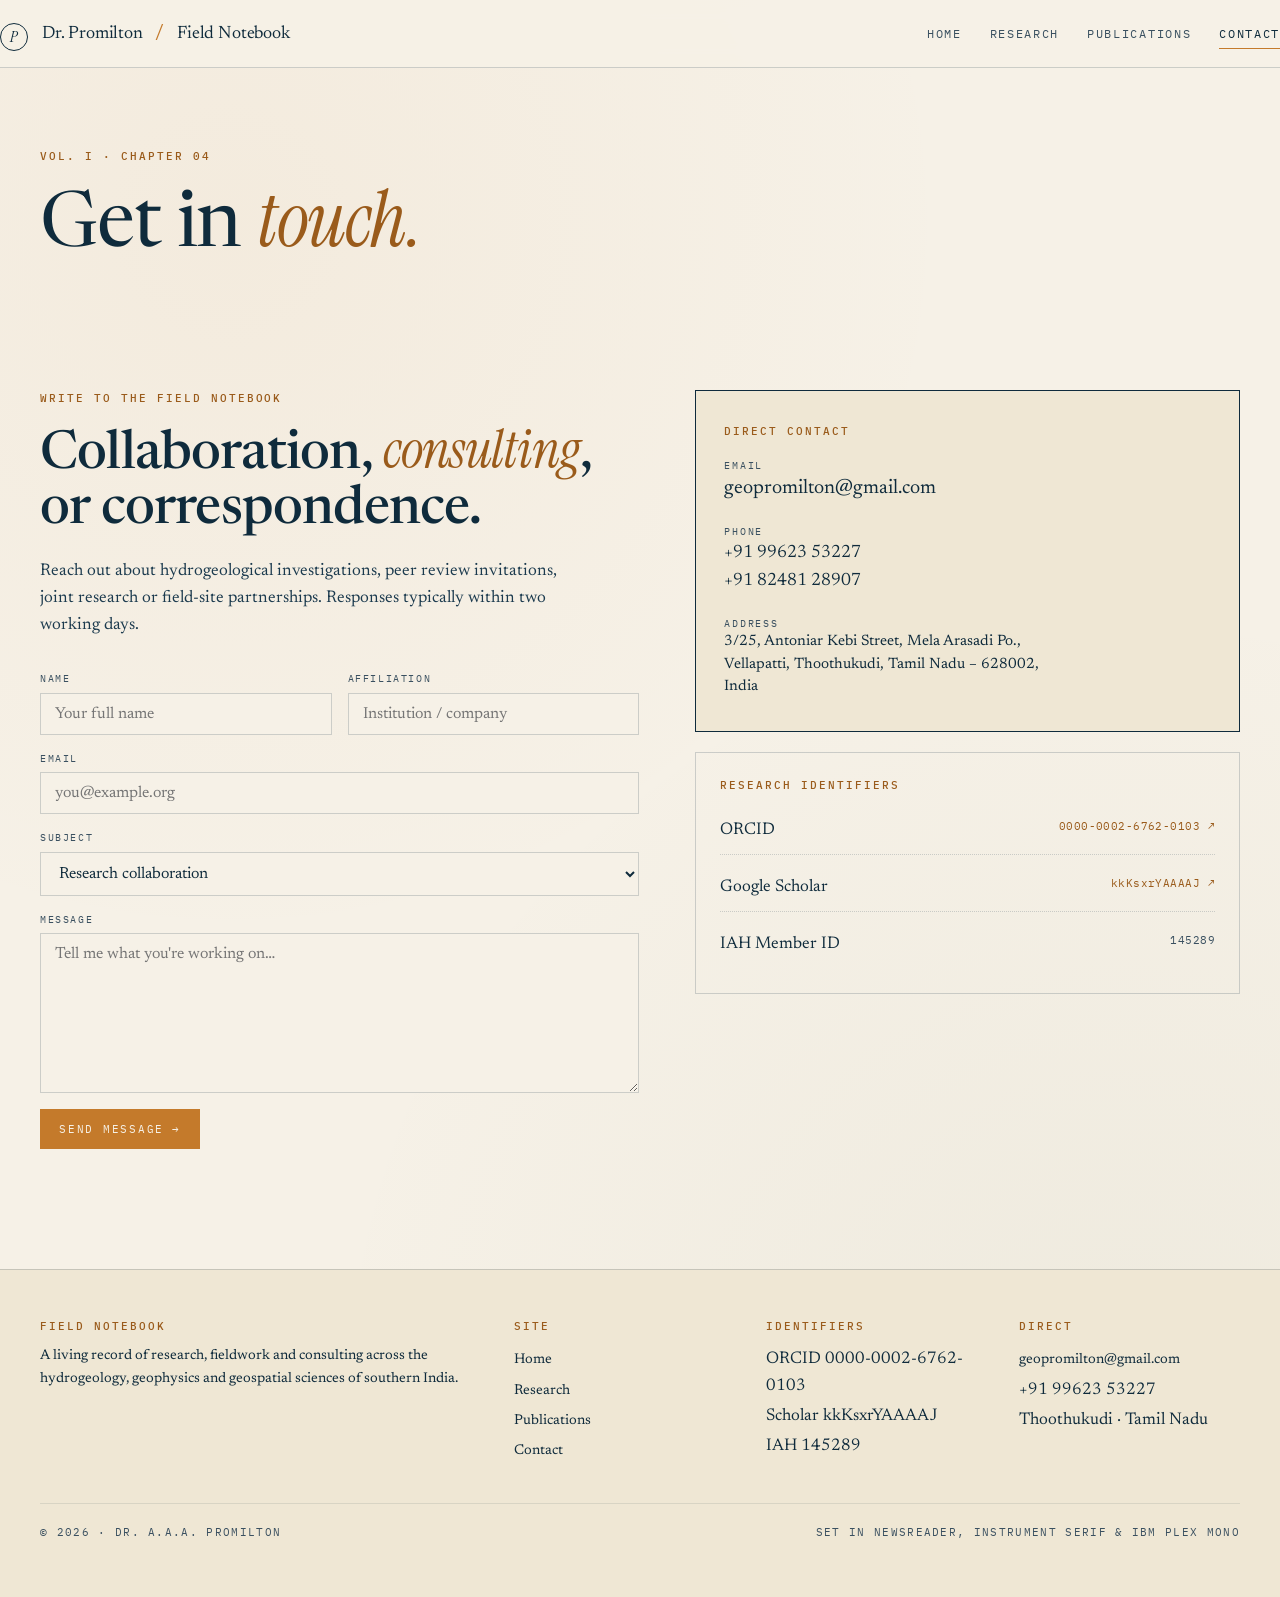
<file: contact.html>
<!doctype html>
<html lang="en">
<head>
<meta charset="utf-8"/>
<meta name="viewport" content="width=device-width, initial-scale=1"/>
<title>Contact — Dr. A. Antony Alosanai Promilton</title>
<link rel="preconnect" href="https://fonts.googleapis.com">
<link rel="preconnect" href="https://fonts.gstatic.com" crossorigin>
<link href="https://fonts.googleapis.com/css2?family=Newsreader:ital,opsz,wght@0,6..72,300;0,6..72,400;0,6..72,500;0,6..72,600;1,6..72,400&family=Instrument+Serif:ital@0;1&family=IBM+Plex+Mono:wght@400;500&family=Inter+Tight:wght@400;500&display=swap" rel="stylesheet">
<link rel="stylesheet" href="styles.css"/>
</head>
<body>
<header class="topbar no-print">
  <div class="shell topbar-inner">
    <a href="index.html" class="brand"><span class="brand-mark">P</span><span class="brand-name">Dr. Promilton <span class="sep">/</span> Field Notebook</span></a>
    <nav class="nav">
      <a href="index.html">Home</a>
      <a href="research.html">Research</a>
      <a href="publications.html">Publications</a>
      <a href="contact.html" class="active">Contact</a>
    </nav>
  </div>
</header>

<main class="shell fade-in">
  <section style="padding:80px 0 20px;">
    <div class="eyebrow">Vol. I · Chapter 04</div>
    <h1 class="display" style="margin-top:18px; font-size:clamp(44px,6vw,88px);">Get in <span class="accent" style="color:var(--ochre-deep)">touch.</span></h1>
  </section>
  <div id="contact-root"></div>
</main>

<footer class="footer no-print">
  <div class="shell"><div class="footer-grid" id="footer-grid"></div>
    <div class="footer-bottom"><span>© 2026 · Dr. A.A.A. Promilton</span><span>Set in Newsreader, Instrument Serif &amp; IBM Plex Mono</span></div>
  </div>
</footer>

<script src="shared.js"></script>
<script src="components.js"></script>
<script>Site.renderFooter(); Site.renderContact();</script>
</body>
</html>
</file>
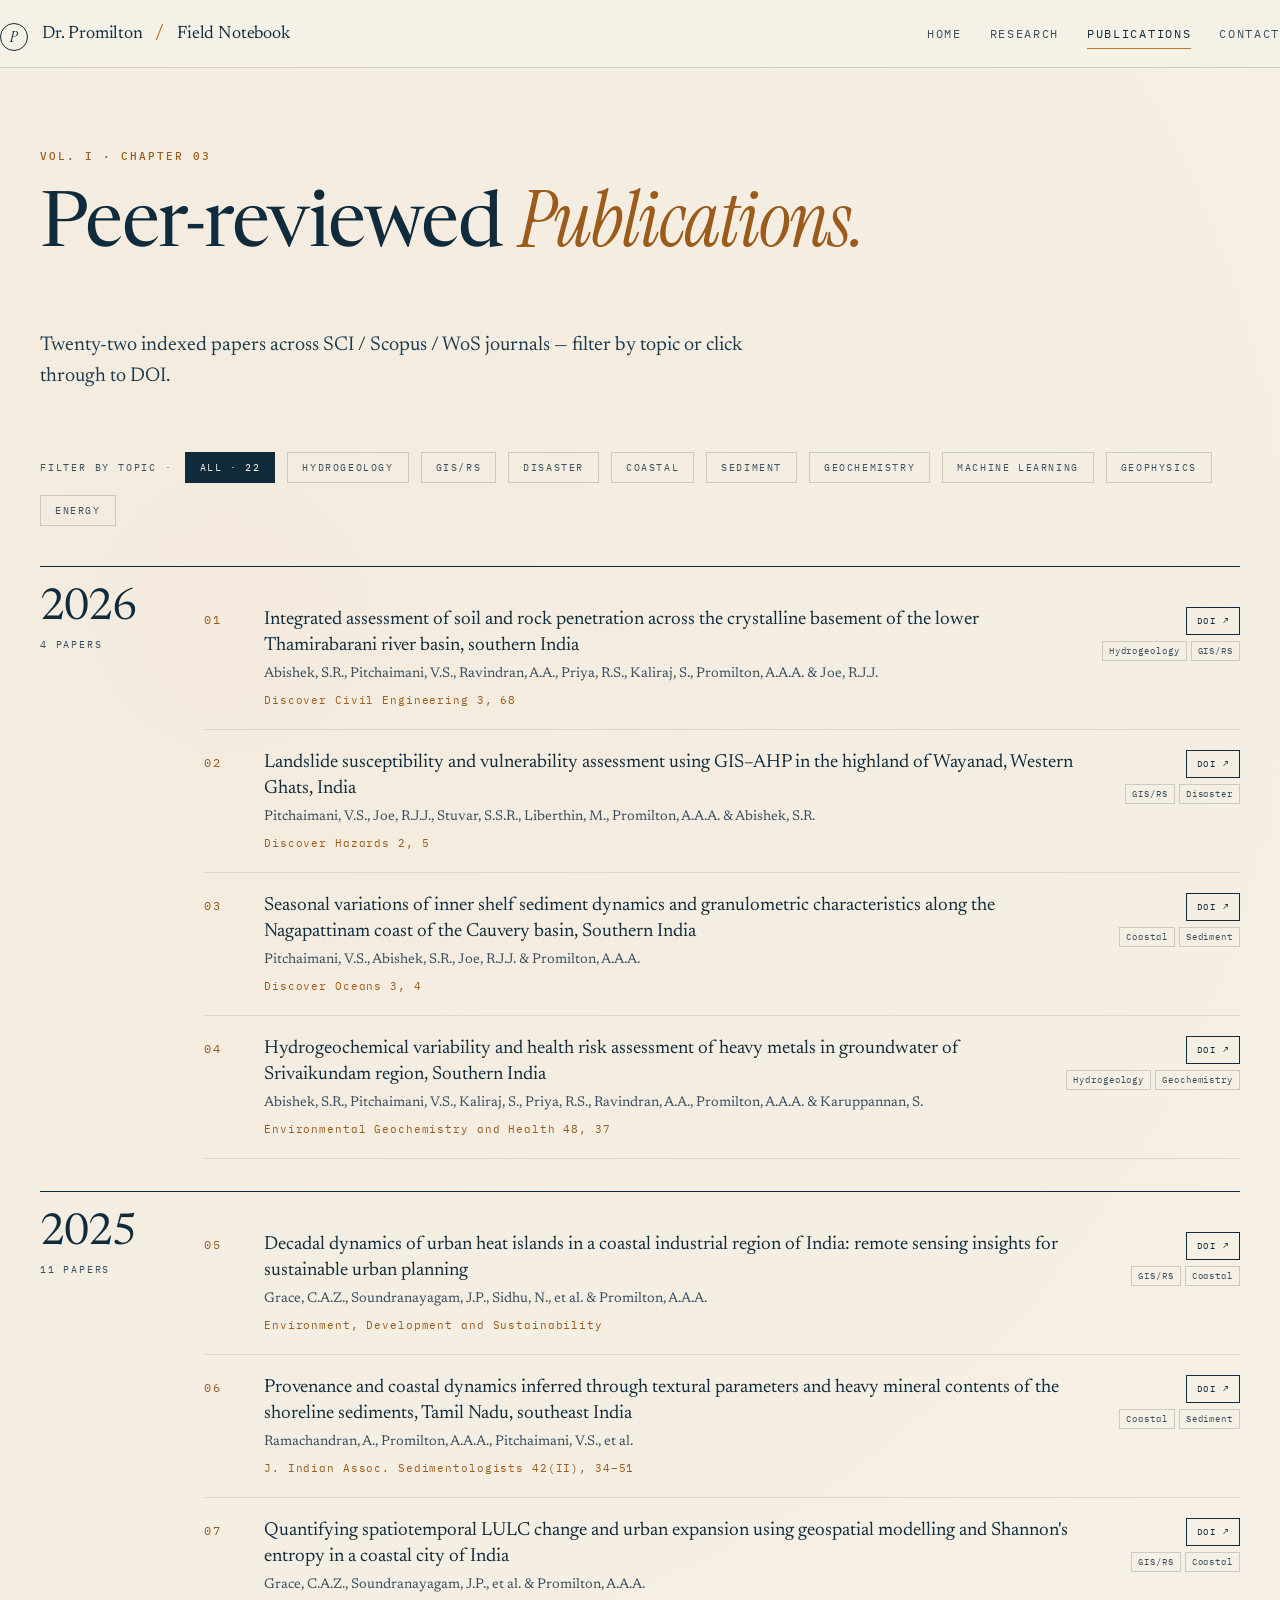
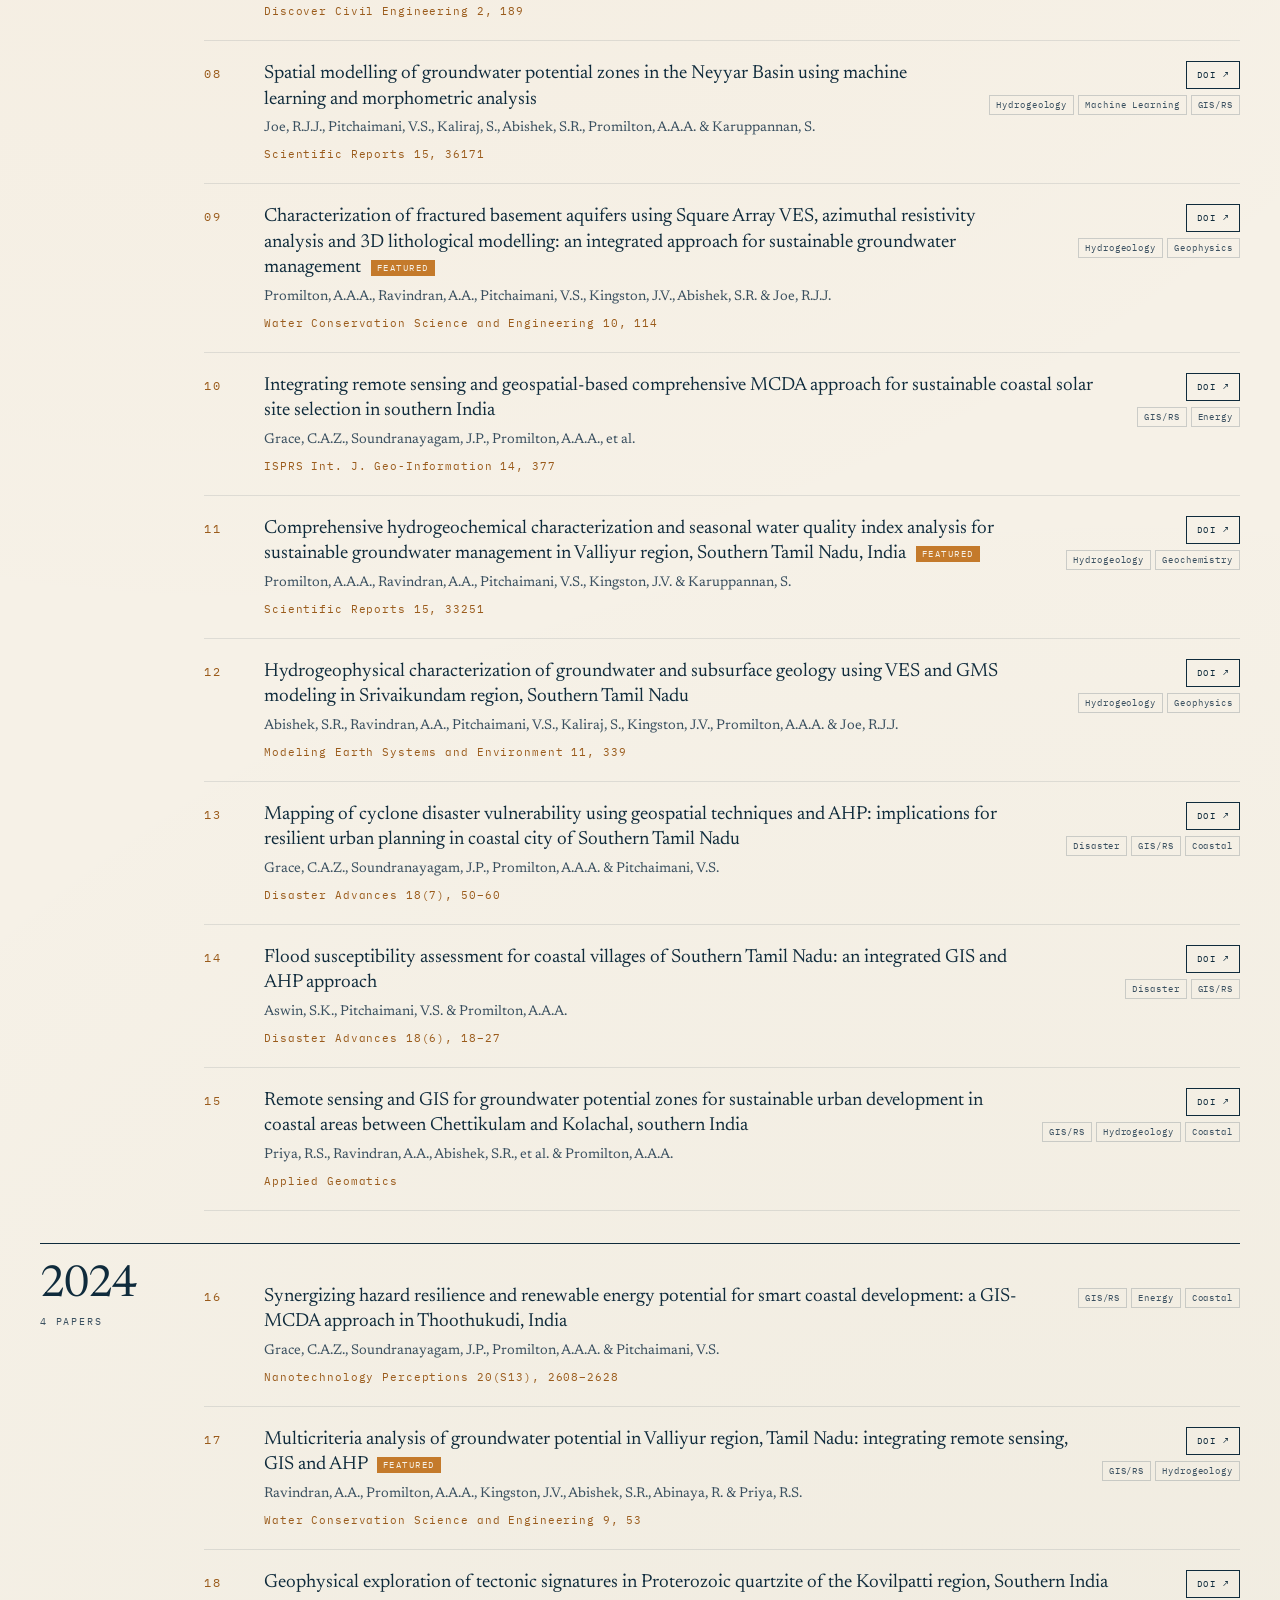
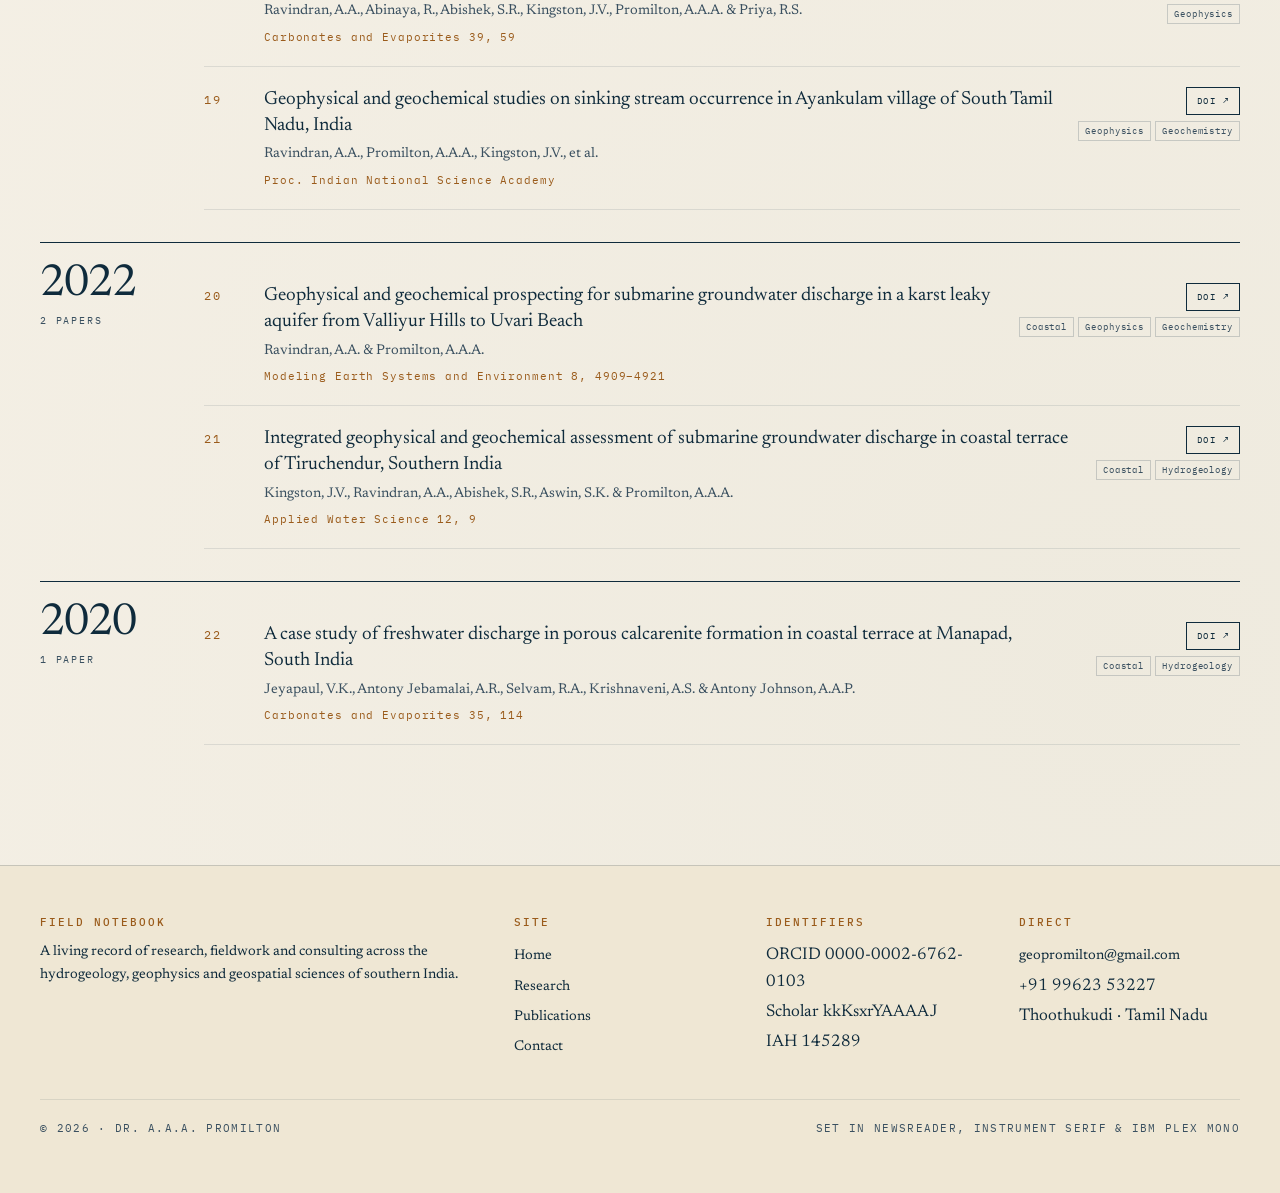
<file: publications.html>
<!doctype html>
<html lang="en">
<head>
<meta charset="utf-8"/>
<meta name="viewport" content="width=device-width, initial-scale=1"/>
<title>Publications — Dr. A. Antony Alosanai Promilton</title>
<link rel="preconnect" href="https://fonts.googleapis.com">
<link rel="preconnect" href="https://fonts.gstatic.com" crossorigin>
<link href="https://fonts.googleapis.com/css2?family=Newsreader:ital,opsz,wght@0,6..72,300;0,6..72,400;0,6..72,500;0,6..72,600;1,6..72,400&family=Instrument+Serif:ital@0;1&family=IBM+Plex+Mono:wght@400;500&family=Inter+Tight:wght@400;500&display=swap" rel="stylesheet">
<link rel="stylesheet" href="styles.css"/>
</head>
<body>
<header class="topbar no-print">
  <div class="shell topbar-inner">
    <a href="index.html" class="brand"><span class="brand-mark">P</span><span class="brand-name">Dr. Promilton <span class="sep">/</span> Field Notebook</span></a>
    <nav class="nav">
      <a href="index.html">Home</a>
      <a href="research.html">Research</a>
      <a href="publications.html" class="active">Publications</a>
      <a href="contact.html">Contact</a>
    </nav>
  </div>
</header>

<main class="shell fade-in">
  <section style="padding:80px 0 20px;">
    <div class="eyebrow">Vol. I · Chapter 03</div>
    <h1 class="display" style="margin-top:18px; font-size:clamp(44px,6vw,88px);">Peer-reviewed <span class="accent" style="color:var(--ochre-deep)">Publications.</span></h1>
    <p style="max-width:720px; font-size:20px; color:var(--ink-2); margin-top:20px;">Twenty-two indexed papers across SCI / Scopus / WoS journals — filter by topic or click through to DOI.</p>
  </section>
  <div id="pubs-root"></div>
</main>

<footer class="footer no-print">
  <div class="shell"><div class="footer-grid" id="footer-grid"></div>
    <div class="footer-bottom"><span>© 2026 · Dr. A.A.A. Promilton</span><span>Set in Newsreader, Instrument Serif &amp; IBM Plex Mono</span></div>
  </div>
</footer>

<script src="shared.js"></script>
<script src="components.js"></script>
<script>Site.renderFooter(); Site.renderPublications();</script>
</body>
</html>
</file>
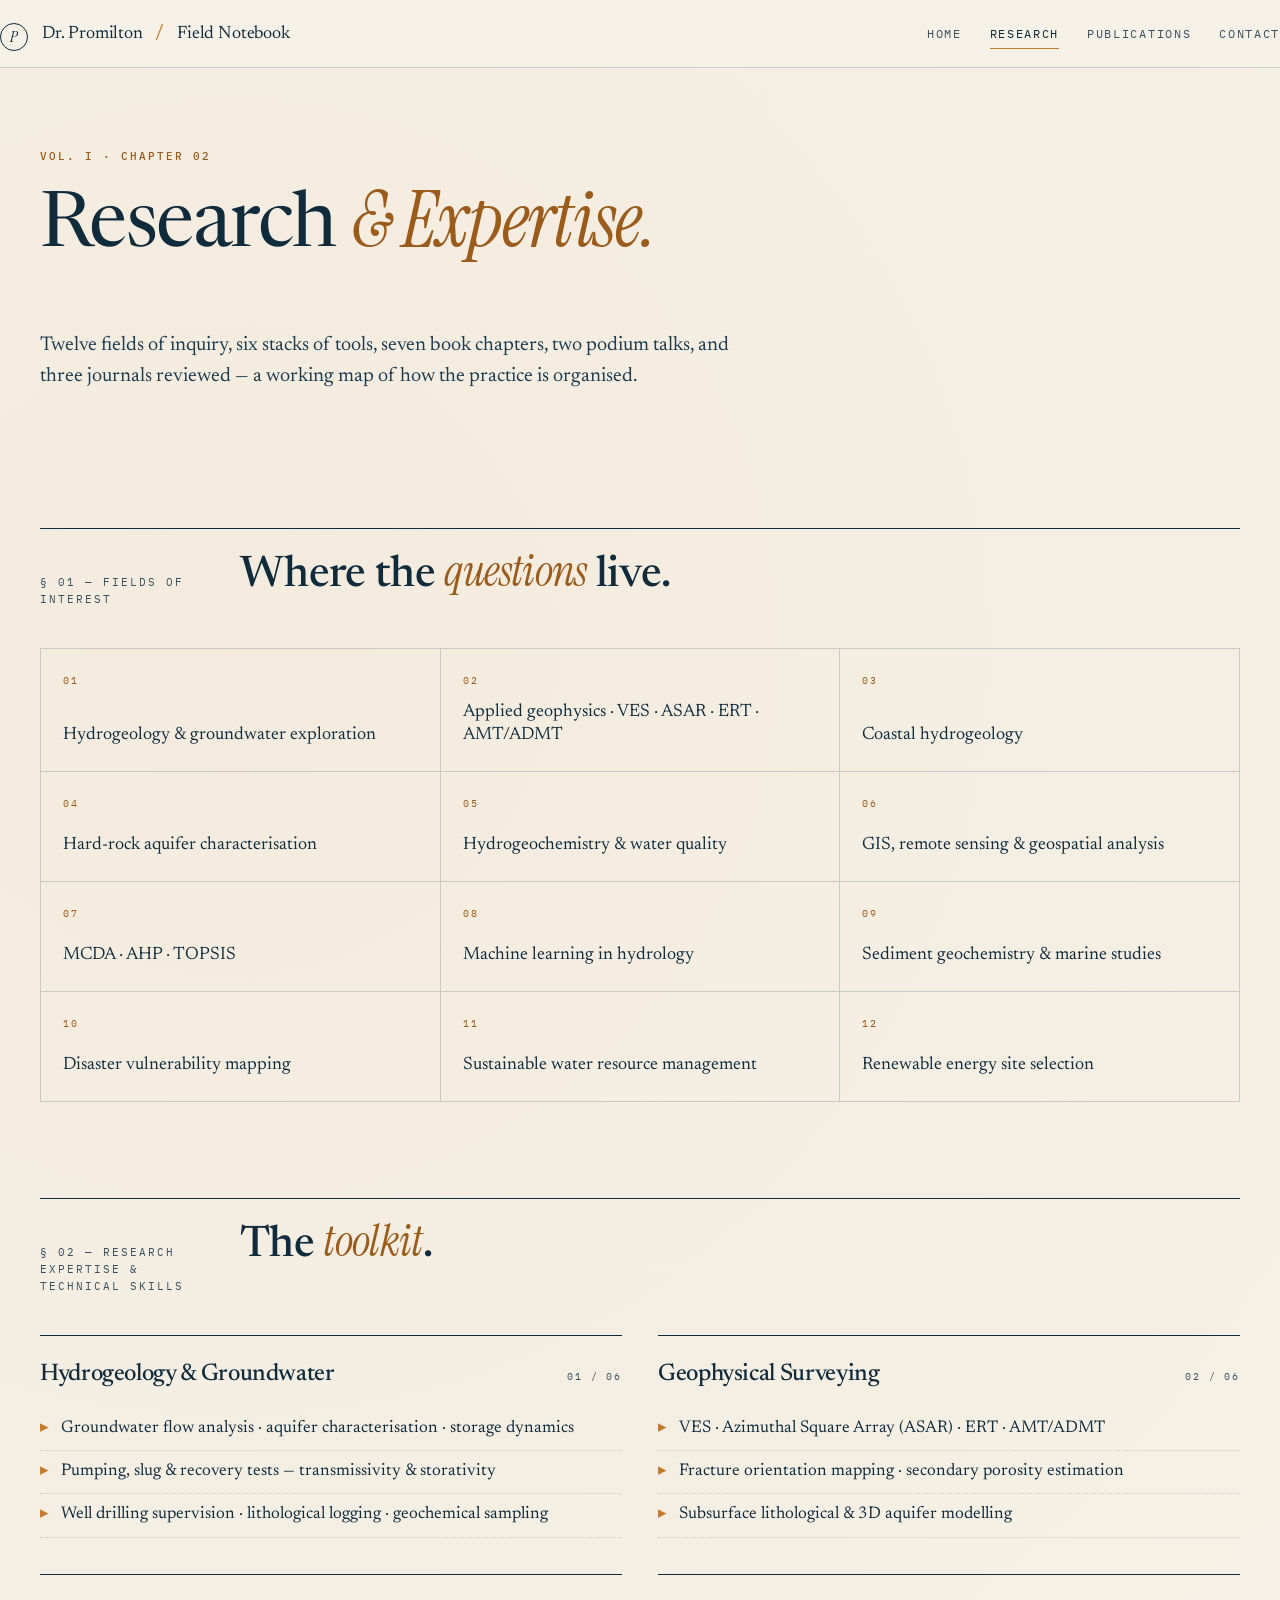
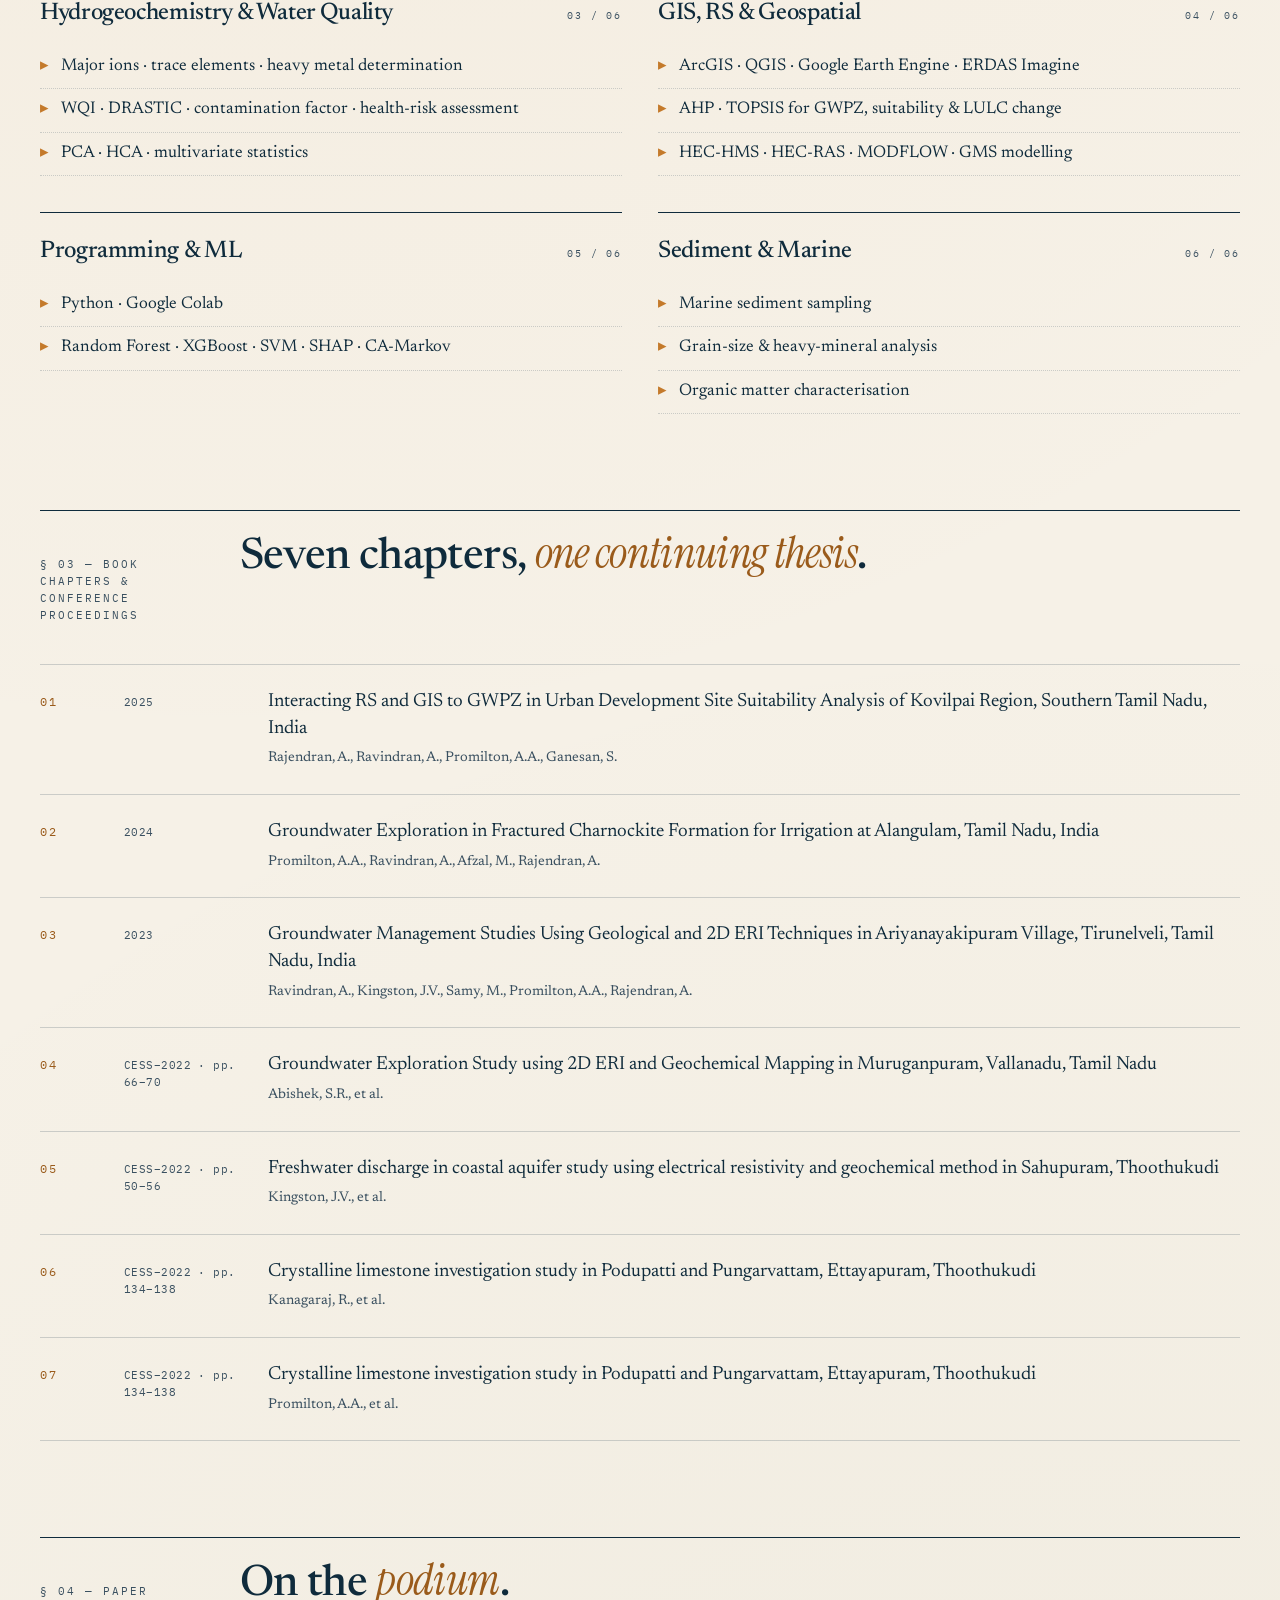
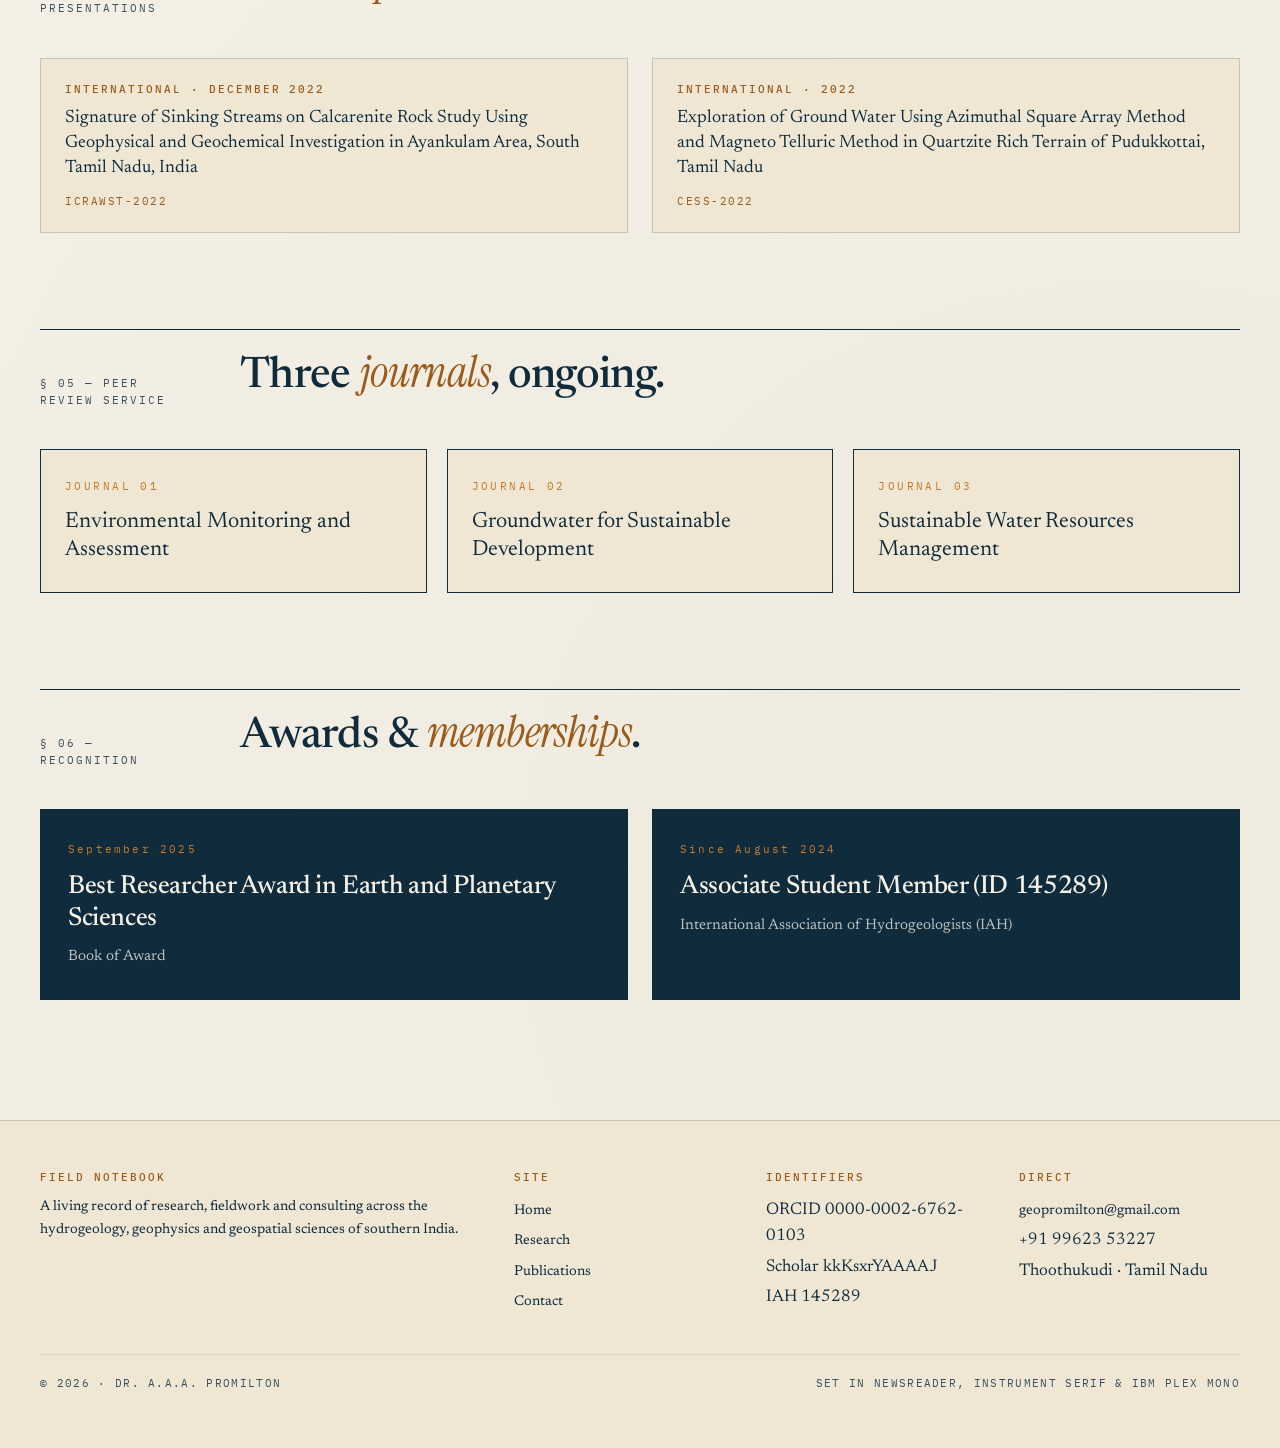
<file: research.html>
<!doctype html>
<html lang="en">
<head>
<meta charset="utf-8"/>
<meta name="viewport" content="width=device-width, initial-scale=1"/>
<title>Research — Dr. A. Antony Alosanai Promilton</title>
<link rel="preconnect" href="https://fonts.googleapis.com">
<link rel="preconnect" href="https://fonts.gstatic.com" crossorigin>
<link href="https://fonts.googleapis.com/css2?family=Newsreader:ital,opsz,wght@0,6..72,300;0,6..72,400;0,6..72,500;0,6..72,600;1,6..72,400&family=Instrument+Serif:ital@0;1&family=IBM+Plex+Mono:wght@400;500&family=Inter+Tight:wght@400;500&display=swap" rel="stylesheet">
<link rel="stylesheet" href="styles.css"/>
</head>
<body>
<header class="topbar no-print">
  <div class="shell topbar-inner">
    <a href="index.html" class="brand"><span class="brand-mark">P</span><span class="brand-name">Dr. Promilton <span class="sep">/</span> Field Notebook</span></a>
    <nav class="nav">
      <a href="index.html">Home</a>
      <a href="research.html" class="active">Research</a>
      <a href="publications.html">Publications</a>
      <a href="contact.html">Contact</a>
    </nav>
  </div>
</header>

<main class="shell fade-in">
  <section style="padding:80px 0 20px;">
    <div class="eyebrow">Vol. I · Chapter 02</div>
    <h1 class="display" style="margin-top:18px; font-size:clamp(44px,6vw,88px);">Research <span class="accent" style="color:var(--ochre-deep)">&amp; Expertise.</span></h1>
    <p style="max-width:720px; font-size:20px; color:var(--ink-2); margin-top:20px;">Twelve fields of inquiry, six stacks of tools, seven book chapters, two podium talks, and three journals reviewed — a working map of how the practice is organised.</p>
  </section>
  <div id="research-root"></div>
</main>

<footer class="footer no-print">
  <div class="shell"><div class="footer-grid" id="footer-grid"></div>
    <div class="footer-bottom"><span>© 2026 · Dr. A.A.A. Promilton</span><span>Set in Newsreader, Instrument Serif &amp; IBM Plex Mono</span></div>
  </div>
</footer>

<script src="shared.js"></script>
<script src="components.js"></script>
<script>Site.renderFooter(); Site.renderResearch();</script>
</body>
</html>
</file>
<file: styles.css>
/* ============================================================
   Field Journal — design system for Dr. Promilton's site
   Palette: ink navy, warm ochre, bone paper, moss accent
   Type:    Newsreader (display serif) · Instrument Serif (accent)
            · IBM Plex Mono (labels)
   ============================================================ */
:root {
  --ink:        #0f2b3c;  /* deep navy ink */
  --ink-2:      #1b3a4e;
  --ink-soft:   #3a5060;
  --paper:      #f6f1e7;  /* bone paper */
  --paper-2:    #efe7d4;
  --paper-3:    #e6dcc4;
  --ochre:      #c47a2b;  /* primary accent */
  --ochre-deep: #9a5b1b;
  --moss:       #5e6a3a;  /* secondary accent */
  --rust:       #a84a2a;
  --rule:       rgba(15,43,60,0.18);
  --rule-soft:  rgba(15,43,60,0.10);
  --shadow:     0 1px 2px rgba(15,43,60,0.06), 0 10px 30px -18px rgba(15,43,60,0.25);
  --serif:      "Newsreader", "Source Serif 4", Georgia, serif;
  --accent:     "Instrument Serif", "Newsreader", Georgia, serif;
  --mono:       "IBM Plex Mono", ui-monospace, Menlo, monospace;
  --sans:       "Inter Tight", -apple-system, system-ui, sans-serif;
}

* { box-sizing: border-box; }
html, body { margin: 0; padding: 0; }
body {
  background: var(--paper);
  color: var(--ink);
  font-family: var(--serif);
  font-size: 17px;
  line-height: 1.55;
  font-feature-settings: "ss01", "kern", "liga";
  -webkit-font-smoothing: antialiased;
  text-rendering: optimizeLegibility;
  background-image:
    radial-gradient(circle at 18% 14%, rgba(196,122,43,0.05), transparent 42%),
    radial-gradient(circle at 88% 88%, rgba(94,106,58,0.05), transparent 45%);
}

a { color: inherit; }
img { max-width: 100%; display: block; }

/* ---------- Type ---------- */
.eyebrow {
  font-family: var(--mono);
  font-size: 11px;
  letter-spacing: 0.18em;
  text-transform: uppercase;
  color: var(--ochre-deep);
  font-weight: 500;
}
.display {
  font-family: var(--serif);
  font-weight: 400;
  letter-spacing: -0.02em;
  line-height: 0.98;
}
.accent {
  font-family: var(--accent);
  font-style: italic;
  font-weight: 400;
}
h1, h2, h3, h4 { font-family: var(--serif); font-weight: 500; letter-spacing: -0.015em; }
h1 { font-size: clamp(48px, 7vw, 104px); line-height: 0.95; }
h2 { font-size: clamp(32px, 4.2vw, 56px); line-height: 1.02; margin: 0; }
h3 { font-size: 22px; margin: 0; }
small, .mono { font-family: var(--mono); font-size: 12px; letter-spacing: 0.04em; }

/* ---------- Shell ---------- */
.shell { max-width: 1280px; margin: 0 auto; padding: 0 40px; }
@media (max-width: 720px){ .shell { padding: 0 20px; } }

.topbar {
  position: sticky; top: 0; z-index: 40;
  background: rgba(246,241,231,0.86);
  backdrop-filter: blur(10px);
  border-bottom: 1px solid var(--rule);
}
.topbar-inner {
  display: flex; align-items: baseline; justify-content: space-between;
  padding: 18px 0;
}
.brand {
  display: flex; align-items: baseline; gap: 14px;
  text-decoration: none; color: var(--ink);
}
.brand-mark {
  width: 28px; height: 28px; display: inline-grid; place-items: center;
  border: 1px solid var(--ink); border-radius: 50%;
  font-family: var(--accent); font-style: italic; font-size: 16px;
  transform: translateY(4px);
}
.brand-name { font-family: var(--serif); font-size: 18px; letter-spacing: -0.01em; }
.brand-name .sep { color: var(--ochre); margin: 0 8px; font-family: var(--mono); font-style: normal; }

.nav { display: flex; gap: 28px; align-items: baseline; }
.nav a {
  text-decoration: none;
  font-family: var(--mono);
  font-size: 12px;
  letter-spacing: 0.14em;
  text-transform: uppercase;
  color: var(--ink-soft);
  padding-bottom: 4px;
  border-bottom: 1px solid transparent;
  transition: all .2s;
}
.nav a:hover { color: var(--ink); }
.nav a.active { color: var(--ink); border-bottom-color: var(--ochre); }

@media (max-width: 720px){
  .nav { gap: 16px; }
  .nav a { font-size: 10px; letter-spacing: 0.08em; }
}

/* ---------- Footer ---------- */
.footer {
  margin-top: 120px;
  padding: 48px 0 56px;
  border-top: 1px solid var(--rule);
  background: var(--paper-2);
}
.footer-grid {
  display: grid; grid-template-columns: 2fr 1fr 1fr 1fr; gap: 32px;
}
.footer-grid .eyebrow { display: block; margin-bottom: 10px; }
.footer-grid p, .footer-grid a { font-size: 14px; line-height: 1.6; text-decoration: none; }
.footer-grid ul { list-style: none; padding: 0; margin: 0; }
.footer-grid li { padding: 2px 0; }
.footer-bottom {
  margin-top: 36px; padding-top: 20px;
  border-top: 1px solid var(--rule-soft);
  display: flex; justify-content: space-between; align-items: center;
  font-family: var(--mono); font-size: 11px; letter-spacing: 0.12em;
  text-transform: uppercase; color: var(--ink-soft);
}
@media (max-width: 720px){
  .footer-grid { grid-template-columns: 1fr 1fr; }
}

/* ---------- Buttons ---------- */
.btn {
  display: inline-flex; align-items: center; gap: 8px;
  padding: 12px 18px;
  font-family: var(--mono); font-size: 11px;
  letter-spacing: 0.16em; text-transform: uppercase;
  text-decoration: none;
  border: 1px solid var(--ink);
  background: var(--ink); color: var(--paper);
  transition: transform .15s, box-shadow .2s, background .2s;
}
.btn:hover { transform: translateY(-1px); box-shadow: var(--shadow); }
.btn.ghost { background: transparent; color: var(--ink); }
.btn.ghost:hover { background: var(--ink); color: var(--paper); }
.btn.ochre { background: var(--ochre); border-color: var(--ochre); color: var(--paper); }
.btn.ochre:hover { background: var(--ochre-deep); border-color: var(--ochre-deep); }
.btn .arrow { transition: transform .2s; }
.btn:hover .arrow { transform: translateX(3px); }

/* ---------- Section heading ---------- */
.sec {
  padding: 96px 0 0;
}
.sec-head {
  display: grid; grid-template-columns: 160px 1fr; gap: 40px;
  align-items: baseline;
  border-top: 1px solid var(--ink);
  padding-top: 20px;
  margin-bottom: 40px;
}
.sec-num {
  font-family: var(--mono); font-size: 11px; letter-spacing: 0.18em;
  text-transform: uppercase; color: var(--ink-soft);
}
.sec-title { font-size: clamp(28px, 3.4vw, 44px); }
@media (max-width: 720px){
  .sec-head { grid-template-columns: 1fr; gap: 12px; padding-top: 14px; }
  .sec { padding-top: 72px; }
}

/* ---------- Topo pattern utility ---------- */
.topo {
  background-image:
    repeating-radial-gradient(circle at 30% 30%, transparent 0, transparent 14px, rgba(15,43,60,0.06) 14px, rgba(15,43,60,0.06) 15px),
    repeating-radial-gradient(circle at 72% 72%, transparent 0, transparent 18px, rgba(196,122,43,0.07) 18px, rgba(196,122,43,0.07) 19px);
}

/* ---------- Utility grid ---------- */
.grid-2 { display: grid; grid-template-columns: 1fr 1fr; gap: 40px; }
.grid-3 { display: grid; grid-template-columns: repeat(3, 1fr); gap: 24px; }
.grid-4 { display: grid; grid-template-columns: repeat(4, 1fr); gap: 24px; }
@media (max-width: 900px){
  .grid-2, .grid-3, .grid-4 { grid-template-columns: 1fr; }
}

/* ---------- Card ---------- */
.card {
  background: var(--paper-2);
  border: 1px solid var(--rule);
  padding: 22px 24px;
}
.card .eyebrow { display: block; margin-bottom: 8px; }

/* ---------- Print styles ---------- */
@media print {
  .topbar, .footer, .no-print { display: none !important; }
  body { background: white; color: black; font-size: 11pt; }
  .sec { padding-top: 24pt; page-break-inside: avoid; }
  h1 { font-size: 28pt; }
  h2 { font-size: 18pt; }
  .card { border-color: #ccc; background: white; }
  a { color: black; text-decoration: none; }
}

/* ---------- Page transitions (fade in) ---------- */
.fade-in { animation: fadeIn .6s ease both; }
@keyframes fadeIn { from { opacity: 0; transform: translateY(6px); } to { opacity: 1; transform: none; } }

/* ---------- Form ---------- */
.field { display: flex; flex-direction: column; gap: 6px; }
.field label {
  font-family: var(--mono); font-size: 10px; letter-spacing: 0.16em;
  text-transform: uppercase; color: var(--ink-soft);
}
.field input, .field textarea, .field select {
  font-family: var(--serif); font-size: 16px;
  background: var(--paper);
  border: 1px solid var(--rule);
  padding: 12px 14px;
  color: var(--ink);
  outline: none;
  transition: border-color .2s, box-shadow .2s;
}
.field input:focus, .field textarea:focus {
  border-color: var(--ochre);
  box-shadow: 0 0 0 3px rgba(196,122,43,0.15);
}
.field textarea { min-height: 160px; resize: vertical; }

/* ---------- Hide scrollbar utility (for canvas) ---------- */
.no-scrollbar::-webkit-scrollbar { display: none; }
.no-scrollbar { scrollbar-width: none; }
</file>
